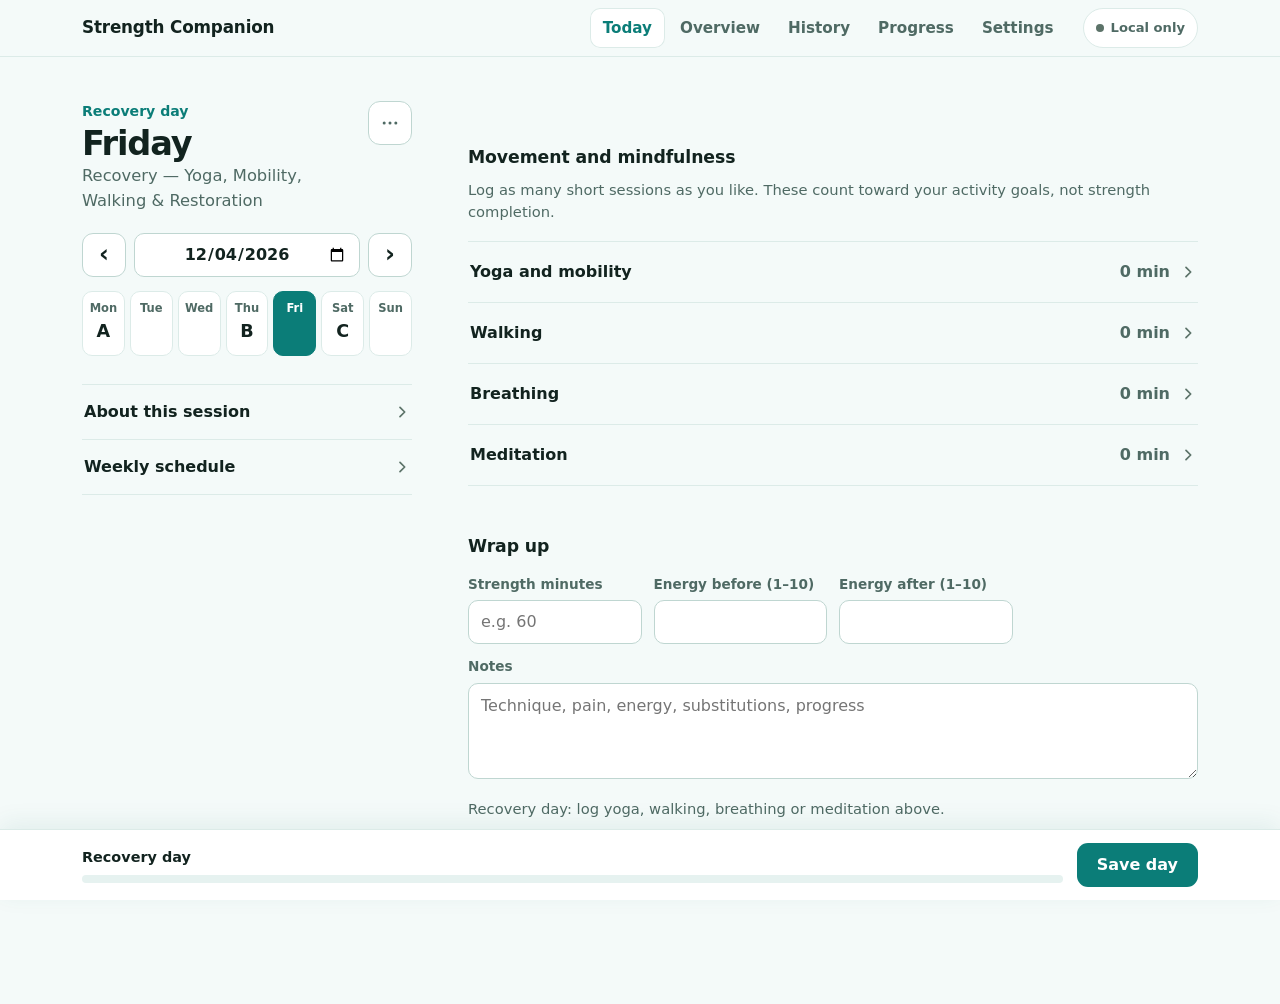
<file: index.html>
<!doctype html>
<html lang="en">
<head>
<meta charset="utf-8">
<meta name="viewport" content="width=device-width,initial-scale=1,viewport-fit=cover">
<meta name="color-scheme" content="light dark">
<meta name="theme-color" content="#0b7d78" media="(prefers-color-scheme: light)">
<meta name="theme-color" content="#0d1816" media="(prefers-color-scheme: dark)">
<title>Strength Companion</title>
<link rel="stylesheet" href="styles.css?v=6.2.0">
</head>
<body>

<svg width="0" height="0" style="position:absolute" aria-hidden="true" focusable="false">
  <defs>
    <symbol id="i-today" viewBox="0 0 24 24"><path d="M3 9v6M6.5 6.5v11M17.5 6.5v11M21 9v6M6.5 12h11" fill="none" stroke="currentColor" stroke-width="2" stroke-linecap="round" stroke-linejoin="round"/></symbol>
    <symbol id="i-overview" viewBox="0 0 24 24"><path d="M5 20V11M12 20V4M19 20v-6" fill="none" stroke="currentColor" stroke-width="2" stroke-linecap="round"/></symbol>
    <symbol id="i-history" viewBox="0 0 24 24"><path d="M12 7v5l3 2M4 12a8 8 0 1 0 2.4-5.7M4 4v3.5h3.5" fill="none" stroke="currentColor" stroke-width="2" stroke-linecap="round" stroke-linejoin="round"/></symbol>
    <symbol id="i-progress" viewBox="0 0 24 24"><path d="M3 17l6-6 4 4 8-8M15 7h6v6" fill="none" stroke="currentColor" stroke-width="2" stroke-linecap="round" stroke-linejoin="round"/></symbol>
    <symbol id="i-settings" viewBox="0 0 24 24"><path d="M4 7h9M17 7h3M4 17h3M11 17h9M15 4v6M9 14v6" fill="none" stroke="currentColor" stroke-width="2" stroke-linecap="round"/></symbol>
    <symbol id="i-more" viewBox="0 0 24 24"><circle cx="5" cy="12" r="1.8" fill="currentColor"/><circle cx="12" cy="12" r="1.8" fill="currentColor"/><circle cx="19" cy="12" r="1.8" fill="currentColor"/></symbol>
    <symbol id="i-note" viewBox="0 0 24 24"><path d="M4 20h4L19 9a2.8 2.8 0 0 0-4-4L4 16v4z" fill="none" stroke="currentColor" stroke-width="2" stroke-linejoin="round"/></symbol>
    <symbol id="i-plus" viewBox="0 0 24 24"><path d="M12 5v14M5 12h14" fill="none" stroke="currentColor" stroke-width="2" stroke-linecap="round"/></symbol>
    <symbol id="i-chev" viewBox="0 0 24 24"><path d="M9 6l6 6-6 6" fill="none" stroke="currentColor" stroke-width="2" stroke-linecap="round" stroke-linejoin="round"/></symbol>
  </defs>
</svg>

<header class="topbar">
  <div class="topbar-in">
    <div class="brand"><h1>Strength Companion</h1></div>
    <nav class="tabs" aria-label="Main">
      <button type="button" class="tab active" data-view="workout"><svg class="ic" aria-hidden="true"><use href="#i-today"/></svg><span>Today</span></button>
      <button type="button" class="tab" data-view="dashboard"><svg class="ic" aria-hidden="true"><use href="#i-overview"/></svg><span>Overview</span></button>
      <button type="button" class="tab" data-view="history"><svg class="ic" aria-hidden="true"><use href="#i-history"/></svg><span>History</span></button>
      <button type="button" class="tab" data-view="progress"><svg class="ic" aria-hidden="true"><use href="#i-progress"/></svg><span>Progress</span></button>
      <button type="button" class="tab" data-view="settings"><svg class="ic" aria-hidden="true"><use href="#i-settings"/></svg><span>Settings</span></button>
    </nav>
    <button type="button" id="syncChip" class="sync-chip" data-state="local" aria-label="Cloud sync status. Open sync settings"><i aria-hidden="true"></i><span>Local only</span></button>
  </div>
</header>

<main>

<!-- ============================== TODAY ============================== -->
<section id="workout" class="view active" aria-label="Today">
<div class="today-side">

  <div class="day-head">
    <div class="day-id">
      <div id="summary" class="day-meta"></div>
      <h2 id="dayTitle"></h2>
      <p id="dayFocus" class="day-focus"></p>
    </div>
    <details class="menu" id="dayMenu">
      <summary aria-label="More actions"><svg class="ic" aria-hidden="true"><use href="#i-more"/></svg></summary>
      <div class="menu-pop">
        <button type="button" id="startToday" class="menu-item">Go to today</button>
        <div id="strengthQuickActions">
          <button type="button" id="markAllSets" class="menu-item">Mark every set complete</button>
          <button type="button" id="clearAllSets" class="menu-item danger">Clear all set entries</button>
        </div>
        <button type="button" id="loadWorkout" class="menu-item">Reload saved entry for this date</button>
        <button type="button" id="clearWorkout" class="menu-item danger">Clear this form</button>
      </div>
    </details>
  </div>

  <div class="week-nav">
    <div class="date-row">
      <button type="button" id="prevDay" class="icon-btn" aria-label="Previous day">&#8249;</button>
      <input id="workoutDate" type="date" aria-label="Workout date">
      <button type="button" id="nextDay" class="icon-btn" aria-label="Next day">&#8250;</button>
    </div>
    <div id="daybar" class="daybar" aria-label="Days this week"></div>
  </div>
  <p id="dateDayNotice" class="date-day-notice" hidden></p>

  <details class="fold" id="aboutDay">
    <summary>About this session</summary>
    <div class="fold-body">
      <p id="mission" class="muted"></p>
      <div id="programLegend" class="program-legend">
        <span><b>Primary</b> sets are the essential work and set the completion standard.</span>
        <span><b>Accessory</b> sets are supporting work; skipping them never lowers completion.</span>
      </div>
    </div>
  </details>

  <details class="fold" id="weeklyScheduleCard">
    <summary>Weekly schedule</summary>
    <div class="fold-body">
      <p class="muted" id="scheduleDescription"></p>
      <div class="schedule-grid">
        <label>Strength A<select id="slotADay"></select></label>
        <label>Strength B<select id="slotBDay"></select></label>
        <label id="slotCLabel">Strength C <span class="muted">(optional)</span><select id="slotCDay"></select></label>
        <label id="slotDLabel">Strength D <span class="muted">(optional)</span><select id="slotDDay"></select></label>
      </div>
      <div class="actions">
        <button type="button" id="applyWeekSchedule" class="primary">Apply to this week</button>
        <button type="button" id="saveDefaultSchedule" class="secondary">Make this my default</button>
        <button type="button" id="resetWeekSchedule" class="secondary">Reset this week</button>
      </div>
      <p id="scheduleStatus" class="muted"></p>
    </div>
  </details>

  <details id="warmupCard" class="fold">
    <summary>Warm-up</summary>
    <div class="fold-body"><ul id="warmup" class="list"></ul></div>
  </details>

</div><!-- /today-side -->
<div class="today-main">
  <div id="exerciseList"></div>

  <details class="fold" id="recommendationsCard">
    <summary>If you have time and energy</summary>
    <div class="fold-body">
      <p class="muted">The Primary work is already enough. These add useful volume when recovery is good.</p>
      <div id="optionalRecommendations"></div>
    </div>
  </details>

  <details id="customExerciseCard" class="fold">
    <summary>Add an exercise</summary>
    <div class="fold-body">
      <p class="muted">Log a substitution, a library exercise, or anything else you did. Use up to three slots.</p>
      <div class="custom-grid">
        <div class="custom-form" data-slot="1"><div class="name"><label>Exercise</label><select class="customExercise" aria-label="Exercise"></select></div><div class="manual-name" hidden><label>Exercise name</label><input class="customName" placeholder="Enter exercise name"></div><div><label>Sets</label><select class="customSets" aria-label="Sets"></select></div><div><label>Weight</label><select class="customWeight" aria-label="Weight"></select></div><div><label>Reps</label><select class="customReps" aria-label="Reps"></select></div><div><label>Time</label><select class="customTime" aria-label="Time"></select></div><button type="button" class="secondary addCustom">Add exercise</button></div>
        <div class="custom-form" data-slot="2"><div class="name"><label>Exercise</label><select class="customExercise" aria-label="Exercise"></select></div><div class="manual-name" hidden><label>Exercise name</label><input class="customName" placeholder="Enter exercise name"></div><div><label>Sets</label><select class="customSets" aria-label="Sets"></select></div><div><label>Weight</label><select class="customWeight" aria-label="Weight"></select></div><div><label>Reps</label><select class="customReps" aria-label="Reps"></select></div><div><label>Time</label><select class="customTime" aria-label="Time"></select></div><button type="button" class="secondary addCustom">Add exercise</button></div>
        <div class="custom-form" data-slot="3"><div class="name"><label>Exercise</label><select class="customExercise" aria-label="Exercise"></select></div><div class="manual-name" hidden><label>Exercise name</label><input class="customName" placeholder="Enter exercise name"></div><div><label>Sets</label><select class="customSets" aria-label="Sets"></select></div><div><label>Weight</label><select class="customWeight" aria-label="Weight"></select></div><div><label>Reps</label><select class="customReps" aria-label="Reps"></select></div><div><label>Time</label><select class="customTime" aria-label="Time"></select></div><button type="button" class="secondary addCustom">Add exercise</button></div>
      </div>
    </div>
  </details>

  <details id="cooldownCard" class="fold">
    <summary>Cool-down</summary>
    <div class="fold-body"><ul id="cooldown" class="list"></ul></div>
  </details>

  <section class="block" aria-labelledby="movementHead">
    <h3 id="movementHead">Movement and mindfulness</h3>
    <p class="muted block-note">Log as many short sessions as you like. These count toward your activity goals, not strength completion.</p>

    <div id="dailyActivityCard" class="practice-group">
      <details class="practice">
        <summary><span class="practice-name">Yoga and mobility</span><b id="dailyYogaTotal" class="practice-total">0 min</b></summary>
        <div class="practice-body">
          <div id="yogaSessions"></div>
          <button type="button" id="addYogaSession" class="add-btn"><svg class="ic" aria-hidden="true"><use href="#i-plus"/></svg>Add session</button>
        </div>
      </details>
      <details class="practice">
        <summary><span class="practice-name">Walking</span><b id="dailyWalkingTotal" class="practice-total">0 min</b></summary>
        <div class="practice-body">
          <div id="walkingSessions"></div>
          <button type="button" id="addWalkingSession" class="add-btn"><svg class="ic" aria-hidden="true"><use href="#i-plus"/></svg>Add session</button>
        </div>
      </details>
    </div>

    <div id="mindfulnessActivityCard" class="practice-group">
      <details class="practice">
        <summary><span class="practice-name">Breathing</span><b id="dailyBreathingTotal" class="practice-total">0 min</b></summary>
        <div class="practice-body">
          <div id="breathingSessions"></div>
          <button type="button" id="addBreathingSession" class="add-btn"><svg class="ic" aria-hidden="true"><use href="#i-plus"/></svg>Add session</button>
        </div>
      </details>
      <details class="practice">
        <summary><span class="practice-name">Meditation</span><b id="dailyMeditationTotal" class="practice-total">0 min</b></summary>
        <div class="practice-body">
          <div id="meditationSessions"></div>
          <button type="button" id="addMeditationSession" class="add-btn"><svg class="ic" aria-hidden="true"><use href="#i-plus"/></svg>Add session</button>
        </div>
      </details>
    </div>
  </section>

  <section class="block" aria-labelledby="wrapHead">
    <h3 id="wrapHead">Wrap up</h3>
    <div class="session">
      <div><label for="totalMinutes">Strength minutes</label><input id="totalMinutes" type="number" min="0" inputmode="numeric" placeholder="e.g. 60"></div>
      <div id="rpeField"><label for="rpe">Effort (1–10)</label><input id="rpe" type="number" min="1" max="10" inputmode="numeric"></div>
      <div><label for="energyBefore">Energy before (1–10)</label><input id="energyBefore" type="number" min="1" max="10" inputmode="numeric"></div>
      <div><label for="energyAfter">Energy after (1–10)</label><input id="energyAfter" type="number" min="1" max="10" inputmode="numeric"></div>
      <div class="wide"><label for="notes">Notes</label><textarea id="notes" placeholder="Technique, pain, energy, substitutions, progress"></textarea></div>
    </div>
    <div class="progressbar visually-hidden-bar"><span id="completionBar"></span></div>
    <p id="completionText" class="muted wrap-status"></p>
    <div class="actions">
      <button type="button" id="finishWorkout" class="secondary">Save and show summary</button>
    </div>
    <div id="completionSummary" class="summary-note" role="status"></div>
  </section>

</div><!-- /today-main -->

  <div class="savebar" role="region" aria-label="Workout progress">
    <div class="savebar-in">
      <div class="savebar-progress">
        <strong id="topCompletionText">Primary 0 of 0 sets</strong>
        <div class="progressbar"><span id="topCompletionBar"></span></div>
      </div>
      <button type="button" id="saveWorkout" class="primary">Save day</button>
    </div>
  </div>

</section>

<!-- ============================== OVERVIEW ============================== -->
<section id="dashboard" class="view" aria-label="Overview">
  <h2 class="page-title">This week</h2>

  <div class="kpis">
    <div class="kpi"><span>Strength sessions</span><b id="dashStreak">0/2</b><small id="requiredStrengthNote"></small></div>
    <div class="kpi"><span>Primary sets</span><b id="dashWeekCompletion">0%</b><small id="dashWeekCompletionDetail"></small></div>
    <div class="kpi"><span>Active time</span><b id="dashTotalMinutes">0 min</b><small>All activities combined</small></div>
  </div>

  <section class="block">
    <h3>Time by activity</h3>
    <ul class="minutes-list" id="dashMinutes">
      <li data-k="strength"><span>Strength</span><i><u></u></i><b id="dashStrengthMinutes">0 min</b></li>
      <li data-k="yoga"><span>Yoga and mobility</span><i><u></u></i><b id="dashYogaMinutes">0 min</b></li>
      <li data-k="walking"><span>Walking</span><i><u></u></i><b id="dashWalkingMinutes">0 min</b></li>
      <li data-k="breathing"><span>Breathing</span><i><u></u></i><b id="dashBreathingMinutes">0 min</b></li>
      <li data-k="meditation"><span>Meditation</span><i><u></u></i><b id="dashMeditationMinutes">0 min</b></li>
    </ul>
  </section>

  <section class="block">
    <h3>Activity goals</h3>
    <div id="activityGoalsSummary" aria-live="polite"></div>
  </section>

  <section class="block">
    <h3>Recent personal bests</h3>
    <div id="dashboardPRs" class="pr-list"></div>
  </section>

  <details class="fold">
    <summary>Strength details</summary>
    <div class="fold-body">
      <div class="kpis kpis-small">
        <div class="kpi"><span>Month consistency</span><b id="dashMonthCompletion">0%</b><small id="dashMonthCompletionDetail"></small></div>
        <div class="kpi" id="optionalDStat"><span>Optional Strength C</span><b id="dashOptionalD">Not completed</b><small>Bonus session; never lowers your target</small></div>
      </div>
      <div id="strengthSummary" aria-live="polite"></div>
    </div>
  </details>

  <details class="fold">
    <summary>Weekly history</summary>
    <div class="fold-body">
      <p id="dashboardDataStatus" class="muted"></p>
      <div id="weeklyTimeHistory"></div>
    </div>
  </details>
</section>

<!-- ============================== HISTORY ============================== -->
<section id="history" class="view" aria-label="History">
  <h2 class="page-title">History</h2>
  <div class="hist-filters">
  <div class="search-row"><label for="historySearch">Search</label><input id="historySearch" type="search" placeholder="Notes, exercises, activities or dates" autocomplete="off"></div>
  <div class="filter-row">
    <div><label for="activityFilter">Show</label>
      <select id="activityFilter">
        <option value="all">All activity</option>
        <option value="strength">Strength</option>
        <option value="yogaMobility">Yoga and mobility</option>
        <option value="walking">Walking</option>
        <option value="breathing">Breathing</option>
        <option value="meditation">Meditation</option>
      </select>
    </div>
    <div><label for="periodFilter">Period</label>
      <select id="periodFilter">
        <option value="all">All time</option>
        <option value="week">This week</option>
        <option value="month">This month</option>
        <option value="12weeks">Last 12 weeks</option>
      </select>
    </div>
  </div>
  <details class="fold">
    <summary>More filters</summary>
    <div class="fold-body">
      <div class="filters">
        <div><label for="fromDate">From</label><input id="fromDate" type="date"></div>
        <div><label for="toDate">To</label><input id="toDate" type="date"></div>
        <div><label for="dayFilter">Weekday</label><select id="dayFilter"><option value="">All days</option></select></div>
      </div>
    </div>
  </details>
  <div class="filter-reset"><button type="button" id="resetFilters" class="link-btn">Reset filters</button></div>
  </div>
  <div class="hist-main">
  <p id="historyCaption" class="muted" role="status"></p>
  <div id="historyStats" class="stats"></div>
  <div id="historyList"></div>
  </div>
</section>

<!-- ============================== PROGRESS ============================== -->
<section id="progress" class="view" aria-label="Progress">
  <h2 class="page-title">Progress</h2>
  <section class="block">
    <div class="block-head">
      <h3>Weekly Primary completion</h3>
      <select id="chartPeriod" aria-label="Chart period"><option value="12">Last 12 weeks</option><option value="24">Last 24 weeks</option><option value="52">Last 52 weeks</option></select>
    </div>
    <div class="chart-wrap" tabindex="0" role="region" aria-label="Weekly consistency chart (scrolls sideways)"><div id="consistencyChart" class="chart"></div></div>
    <p id="chartSummary" class="chart-summary" aria-live="polite"></p>
  </section>
  <section class="block">
    <div class="block-head">
      <h3>Exercise progression</h3>
      <select id="exerciseFilter" aria-label="Exercise"></select>
    </div>
    <div id="exerciseSummary" class="stats ex-summary" aria-live="polite"></div><div id="exerciseProgress" tabindex="0" role="region" aria-label="Exercise progress table"></div>
  </section>
</section>

<!-- ============================== SETTINGS ============================== -->
<section id="settings" class="view" aria-label="Settings">
  <h2 class="page-title">Settings</h2>
  <div class="seg" role="group" aria-label="Settings sections">
    <button type="button" class="seg-btn active" data-pane="goals">Goals</button>
    <button type="button" class="seg-btn" data-pane="cloud">Cloud sync</button>
    <button type="button" class="seg-btn" data-pane="backup">Backup</button>
    <button type="button" class="seg-btn" data-pane="about">About</button>
  </div>

  <div id="goals" class="pane active">
    <section class="block">
      <h3>Weekly activity goals</h3>
      <p class="muted block-note">Set days per week and total minutes per week for each activity. Leave a field blank for no target. Any session length counts.</p>
      <div id="activityGoalsFields" class="activity-goals-fields"></div>
      <p id="goalsEffectiveNote" class="muted"></p>
      <div class="actions"><button type="button" id="saveActivityGoals" class="primary">Save goals</button></div>
      <p id="activityGoalsStatus" class="muted" role="status"></p>
      <p id="activityGoalsHistory" class="muted"></p>
      <p class="muted fine">Changes apply going forward. Earlier weeks keep the goals that were in effect then.</p>
    </section>
  </div>

  <div id="cloud" class="pane">
    <section class="block">
      <h3>Cloud sync</h3>
      <p class="muted block-note">Your history lives in this browser first. Sign in to Firebase to keep your devices in step.</p>
      <div id="cloudStatus" class="cloud-status local"><b>Local only</b><span>Cloud sync is not configured.</span></div>
      <div class="migration-box">
        <div><strong>Safety backup</strong><p id="migrationStatus" class="muted">Checking saved records…</p></div>
        <button id="cloudExportBackup" type="button" class="secondary">Export backup</button>
      </div>
    </section>

    <details class="fold" id="cfgStep" open>
      <summary>Step 1: Firebase configuration</summary>
      <div class="fold-body">
        <p class="muted">Paste the <code>const firebaseConfig = { ... };</code> block from Firebase Project Settings.</p>
        <textarea id="firebaseConfigBlock" spellcheck="false" placeholder='const firebaseConfig = {
  apiKey: "...",
  authDomain: "...firebaseapp.com",
  projectId: "...",
  storageBucket: "...firebasestorage.app",
  messagingSenderId: "...",
  appId: "..."
};'></textarea>
        <div class="actions">
          <button id="saveFirebaseConfig" type="button" class="primary">Save configuration</button>
          <button id="clearFirebaseConfig" type="button" class="secondary">Remove</button>
        </div>
        <p id="configMessage" class="muted"></p>
      </div>
    </details>

    <details class="fold" id="signinStep" open>
      <summary>Step 2: Sign in</summary>
      <div class="fold-body">
        <div class="actions"><button id="googleSignIn" type="button" class="primary">Continue with Google</button></div>
        <div class="auth-grid">
          <div><label for="cloudEmail">Email</label><input id="cloudEmail" type="email" autocomplete="email"></div>
          <div><label for="cloudPassword">Password</label><input id="cloudPassword" type="password" autocomplete="current-password"></div>
        </div>
        <div class="actions">
          <button id="emailSignIn" type="button" class="secondary">Sign in</button>
          <button id="createAccount" type="button" class="secondary">Create account</button>
          <button id="resetPassword" type="button" class="secondary">Reset password</button>
          <button id="signOutCloud" type="button" class="dangerbtn">Sign out</button>
        </div>
        <p id="authMessage" class="muted"></p>
      </div>
    </details>

    <details class="fold">
      <summary>Manual sync tools</summary>
      <div class="fold-body">
        <p class="muted">Changes sync on their own once you are signed in. Use these only to troubleshoot.</p>
        <div class="actions">
          <button id="syncNow" type="button" class="primary">Sync now</button>
          <button id="uploadLocal" type="button" class="secondary">Upload local history</button>
          <button id="downloadCloud" type="button" class="secondary">Download and merge</button>
        </div>
        <p id="syncMessage" class="muted"></p>
      </div>
    </details>
  </div>

  <div id="backup" class="pane">
    <section class="block">
      <h3>Backup and restore</h3>
      <p class="muted block-note">Your records are stored in this browser. Export a backup now and then so you can restore them if browser data is cleared or you change computers.</p>
      <div class="actions">
        <button type="button" id="exportData" class="primary">Export backup</button>
        <label class="filelabel">Import backup<input id="importData" type="file" accept="application/json"></label>
      </div>
      <p id="backupStatus" class="muted" role="status"></p>
    </section>
    <section class="block danger-zone">
      <h3>Delete all data</h3>
      <p class="muted block-note">Removes every workout and activity record from this browser. Export a backup first. This cannot be undone.</p>
      <div class="actions"><button type="button" id="deleteAll" class="dangerbtn">Delete all data</button></div>
    </section>
  </div>

  <div id="about" class="pane">
    <section class="block">
      <h3>About</h3>
      <p><strong>Strength Companion</strong> <span class="version-badge">v6.2.0</span></p>
      <p class="muted">A three-session full-body A/B/C strength program with flexible days, accessible progressions, daily movement practices, history and cloud sync.</p>
      <p class="muted">Local-first: records stay in this browser and can optionally sync to Firebase.</p>
    </section>
  </div>
</section>

</main>

<div id="toast" class="toast" role="status" aria-live="polite"></div>

<script src="app.js?v=6.2.0" defer></script>
<script src="ui.js?v=6.2.0" defer></script>
<script type="module" src="firebase-sync.js"></script>
</body>
</html>
</file>
<file: styles.css>
/* Strength Companion v6.0.0 — calm, mobile-first interface.
   Design notes: one accent, flat surfaces, generous space. The "set pips"
   (one square per set) are the single distinctive element; everything else stays quiet. */

:root {
  --bg: #f4faf9;
  --surface: #ffffff;
  --sunken: #e6f2f0;
  --ink: #12231f;
  --ink-2: #4f6a64;
  --ink-3: #5c7369;
  --line: #dcebe8;
  --line-strong: #bfd6d1;
  --accent: #0b7d78;
  --accent-strong: #085f5b;
  --accent-soft: #daf1ee;
  --accent-2: #7fcdc6;
  --accent-ink: #ffffff;
  --danger: #b53a3a;
  --danger-soft: #f8e3e3;
  --warn: #8a5d12;
  --warn-soft: #f7ecd2;
  --c-strength: #0b7d78;
  --c-yoga: #d9638f;
  --c-walking: #3b82c4;
  --c-breathing: #7da23a;
  --c-meditation: #c58a1d;
  --shadow: 0 1px 2px rgba(10, 100, 95, .06), 0 6px 20px rgba(10, 100, 95, .05);
  --nav-h: 64px;
  --bar-h: 70px;
  --font: "Avenir Next", "Segoe UI Variable Text", "Segoe UI", system-ui, -apple-system, Roboto, "Helvetica Neue", Arial, sans-serif;
  color-scheme: light;
}

@media (prefers-color-scheme: dark) {
  :root {
    --bg: #0d1816;
    --surface: #14221f;
    --sunken: #1b2d29;
    --ink: #e6f2ef;
    --ink-2: #9fb8b2;
    --ink-3: #72918a;
    --line: #223632;
    --line-strong: #31504a;
    --accent: #4fc4bc;
    --accent-strong: #8adbd5;
    --accent-soft: #16342f;
    --accent-2: #2c7d77;
    --accent-ink: #07201d;
    --danger: #f08a8a;
    --danger-soft: #3b2424;
    --warn: #e0b45a;
    --warn-soft: #3a2f14;
    --c-strength: #4fc4bc;
    --c-yoga: #f08ab2;
    --c-walking: #6aaee6;
    --c-breathing: #a8cf6a;
    --c-meditation: #e0a940;
    --shadow: 0 0 0 1px var(--line);
    color-scheme: dark;
  }
}

*, *::before, *::after { box-sizing: border-box; }
[hidden] { display: none !important; }

html { -webkit-text-size-adjust: 100%; scroll-padding-top: 72px; }
body {
  margin: 0;
  font-family: var(--font);
  font-size: 1rem;
  line-height: 1.5;
  color: var(--ink);
  background: var(--bg);
  font-variant-numeric: tabular-nums;
}
button, input, select, textarea { font: inherit; color: inherit; }
button { cursor: pointer; -webkit-tap-highlight-color: transparent; }
button:active { transform: translateY(1px); }
h1, h2, h3, h4, h5 { margin: 0; }
p { margin: 0 0 10px; }
.muted { color: var(--ink-2); }
.fine { font-size: .85rem; }
code { background: var(--sunken); padding: 1px 6px; border-radius: 5px; font-size: .88em; }
.ic { width: 20px; height: 20px; flex: none; }
:focus-visible { outline: 2px solid var(--accent); outline-offset: 2px; }
.visually-hidden-bar { position: absolute; width: 1px; height: 1px; overflow: hidden; clip: rect(0 0 0 0); white-space: nowrap; }

/* ---------- Form controls ---------- */
label { display: block; margin: 0 0 6px; font-size: .85rem; font-weight: 600; color: var(--ink-2); }
input, select, textarea {
  width: 100%;
  min-height: 44px;
  padding: 0 12px;
  border: 1px solid var(--line-strong);
  border-radius: 10px;
  background: var(--surface);
  font-size: 1rem;
}
textarea { padding: 10px 12px; min-height: 96px; resize: vertical; line-height: 1.45; }
select {
  appearance: none;
  -webkit-appearance: none;
  padding-right: 32px;
  background-image: url("data:image/svg+xml,%3Csvg xmlns='http://www.w3.org/2000/svg' viewBox='0 0 24 24'%3E%3Cpath d='M6 9l6 6 6-6' fill='none' stroke='%236c8279' stroke-width='2.5' stroke-linecap='round' stroke-linejoin='round'/%3E%3C/svg%3E");
  background-repeat: no-repeat;
  background-position: right 8px center;
  background-size: 16px;
  text-overflow: ellipsis;
}
input[type="checkbox"] { width: 22px; height: 22px; min-height: 0; padding: 0; accent-color: var(--accent); flex: none; }
input[type="file"] { padding: 8px; }

/* ---------- Buttons ---------- */
.primary, .secondary, .dangerbtn, .small, .add-btn, .menu-item, .icon-btn, .link-btn {
  font-weight: 650;
  border-radius: 11px;
}
.primary { min-height: 44px; padding: 0 20px; border: 0; background: var(--accent); color: var(--accent-ink); font-weight: 700; }
.primary:hover { background: var(--accent-strong); }
.secondary { min-height: 44px; padding: 0 16px; border: 1px solid var(--line-strong); background: var(--surface); color: var(--ink); }
.secondary:hover { border-color: var(--ink-3); }
.dangerbtn { min-height: 44px; padding: 0 16px; border: 0; background: var(--danger-soft); color: var(--danger); }
.link-btn { min-height: 44px; padding: 0; border: 0; background: none; color: var(--accent); }
.small { min-height: 40px; padding: 0 12px; border: 1px solid var(--line-strong); background: var(--surface); color: var(--ink); border-radius: 9px; font-size: .88rem; }
.small.danger { color: var(--danger); }
.icon-btn { width: 44px; height: 44px; border: 1px solid var(--line-strong); background: var(--surface); font-size: 1.5rem; line-height: 1; padding: 0 0 3px; }
.actions { display: flex; flex-wrap: wrap; gap: 10px; margin-top: 14px; }
.filelabel { display: inline-flex; align-items: center; min-height: 44px; padding: 0 16px; border: 1px solid var(--line-strong); background: var(--surface); border-radius: 11px; font-weight: 650; color: var(--ink); cursor: pointer; margin: 0; font-size: 1rem; }
.filelabel input { display: none; }

/* ---------- App frame ---------- */
.topbar { position: sticky; top: 0; z-index: 30; background: var(--bg); border-bottom: 1px solid var(--line); }
.topbar-in { max-width: 780px; margin: 0 auto; padding: 8px 16px; min-height: 56px; display: flex; align-items: center; gap: 16px; }
.brand h1 { font-size: 1.05rem; font-weight: 750; letter-spacing: -.01em; white-space: nowrap; }
.tabs { display: flex; gap: 2px; margin-left: auto; }
.tab {
  display: inline-flex; align-items: center; justify-content: center; gap: 6px;
  min-height: 40px; padding: 0 13px; border: 0; border-radius: 10px;
  background: transparent; color: var(--ink-2); font-weight: 650; font-size: .95rem;
}
.tab .ic { display: none; }
.tab:hover { color: var(--ink); }
.tab.active { background: var(--surface); color: var(--accent); box-shadow: inset 0 0 0 1px var(--line); }

.sync-chip {
  display: inline-flex; align-items: center; gap: 7px; min-height: 40px; padding: 0 12px;
  border: 1px solid var(--line); background: var(--surface); border-radius: 99px;
  font-size: .82rem; font-weight: 600; color: var(--ink-2); white-space: nowrap;
}
.sync-chip i { width: 8px; height: 8px; border-radius: 50%; background: var(--ink-3); }
.sync-chip[data-state="ready"] i { background: var(--accent); }
.sync-chip[data-state="syncing"] i { background: #d19a2a; animation: pulse 1.1s ease-in-out infinite; }
.sync-chip[data-state="error"] i { background: var(--danger); }
@keyframes pulse { 50% { opacity: .35; } }

main { max-width: 780px; margin: 0 auto; padding: 32px 20px calc(var(--bar-h) + 56px); }
.view { display: none; }
.view.active { display: block; }
.page-title { font-size: 1.7rem; font-weight: 760; letter-spacing: -.025em; line-height: 1.15; margin: 8px 0 28px; }

.block { margin: 48px 0 0; }
.block > h3, .block-head h3 { font-size: 1.08rem; font-weight: 700; letter-spacing: -.005em; margin-bottom: 14px; }
.block-head { display: flex; align-items: center; justify-content: space-between; gap: 12px; margin-bottom: 16px; }
.block-head h3 { margin: 0; }
.block-head select { width: auto; max-width: 55%; }
.block-note { margin: -6px 0 18px; font-size: .92rem; }

/* ---------- Collapsible rows ---------- */
summary { list-style: none; cursor: pointer; }
summary::-webkit-details-marker { display: none; }
details.fold { background: transparent; border: 0; border-bottom: 1px solid var(--line); border-radius: 0; margin: 0; }
:not(details) + details.fold { border-top: 1px solid var(--line); }
.fold > summary { display: flex; align-items: center; justify-content: space-between; gap: 12px; min-height: 54px; padding: 0 2px; font-weight: 650; }
.fold > summary::after,
.practice > summary::after,
.ex-more > summary::after {
  content: ""; flex: none; width: 16px; height: 16px; background: var(--ink-3);
  -webkit-mask: url("data:image/svg+xml,%3Csvg xmlns='http://www.w3.org/2000/svg' viewBox='0 0 24 24'%3E%3Cpath d='M9 5l7 7-7 7' fill='none' stroke='black' stroke-width='2.6' stroke-linecap='round' stroke-linejoin='round'/%3E%3C/svg%3E") center / contain no-repeat;
  mask: url("data:image/svg+xml,%3Csvg xmlns='http://www.w3.org/2000/svg' viewBox='0 0 24 24'%3E%3Cpath d='M9 5l7 7-7 7' fill='none' stroke='black' stroke-width='2.6' stroke-linecap='round' stroke-linejoin='round'/%3E%3C/svg%3E") center / contain no-repeat;
  transition: transform .15s ease;
}
details[open] > summary::after { transform: rotate(90deg); }
.fold-body { padding: 0 2px 22px; }
.fold.inline { margin-top: 20px; }
.list { margin: 4px 0 0; padding-left: 20px; }
.list li { margin: 6px 0; }
.program-legend { display: grid; gap: 6px; margin-top: 8px; font-size: .92rem; color: var(--ink-2); }
.program-legend b { color: var(--ink); }

/* ---------- Today: header ---------- */
.day-head { display: flex; justify-content: space-between; align-items: flex-start; gap: 12px; margin: 4px 0 28px; }
.day-meta { display: flex; flex-wrap: wrap; gap: 2px 14px; font-size: .88rem; color: var(--ink-2); }
.day-meta .meta-strong { color: var(--accent); font-weight: 700; }
.day-id h2 { font-size: 2.3rem; font-weight: 780; letter-spacing: -.035em; line-height: 1.08; margin: 4px 0 2px; }
.day-focus { margin: 0; color: var(--ink-2); font-size: 1.02rem; }

.menu { position: relative; flex: none; }
.menu > summary { width: 44px; height: 44px; border-radius: 12px; border: 1px solid var(--line-strong); background: var(--surface); display: grid; place-items: center; color: var(--ink-2); }
.menu > summary::after { display: none; }
.menu[open] > summary { color: var(--ink); border-color: var(--ink-3); }
.menu-pop { position: absolute; right: 0; top: 50px; z-index: 25; min-width: 250px; padding: 6px; background: var(--surface); border: 1px solid var(--line-strong); border-radius: 14px; box-shadow: 0 12px 32px rgba(0, 0, 0, .16); }
.menu-item { display: block; width: 100%; min-height: 44px; padding: 0 12px; border: 0; background: transparent; text-align: left; border-radius: 9px; font-weight: 600; color: var(--ink); }
.menu-item:hover { background: var(--sunken); }
.menu-item.danger { color: var(--danger); }

.week-nav { display: grid; gap: 14px; margin-bottom: 28px; }
.date-row { display: flex; align-items: center; gap: 8px; }
.date-row input { flex: 1; text-align: center; font-weight: 650; }
.daybar { display: grid; grid-template-columns: repeat(7, minmax(0, 1fr)); gap: 8px; }
.daybtn {
  position: relative; display: flex; flex-direction: column; align-items: center; gap: 1px;
  min-height: 62px; padding: 8px 0 12px; border: 1px solid var(--line); border-radius: 12px;
  background: var(--surface); color: var(--ink);
}
.daybtn .dow { font-size: .78rem; font-weight: 600; color: var(--ink-2); }
.daybtn .slot { font-size: 1.1rem; font-weight: 780; min-height: 1.4em; line-height: 1.4; }
.daybtn.is-today:not(.active) { border-color: var(--accent); box-shadow: inset 0 0 0 1px var(--accent); }
.daybtn.logged::after { content: ""; position: absolute; bottom: 5px; left: 50%; margin-left: -3px; width: 6px; height: 6px; border-radius: 50%; background: var(--accent); }
.daybtn.active { background: var(--accent); border-color: var(--accent); color: var(--accent-ink); }
.daybtn.active .dow { color: inherit; }
.daybtn.active.logged::after { background: var(--accent-ink); }
.date-day-notice { margin: 0 0 10px; color: var(--ink-2); font-size: .9rem; }

.schedule-grid { display: grid; grid-template-columns: repeat(auto-fit, minmax(150px, 1fr)); gap: 12px; margin: 12px 0 0; }
.schedule-grid label[hidden] { display: none; }

/* ---------- Today: exercises ---------- */
.station { display: flex; align-items: center; gap: 12px; margin: 44px 2px 14px; font-size: .92rem; font-weight: 650; color: var(--ink-2); }
.station::after { content: ""; flex: 1; height: 1px; background: var(--line); }
.station.additional-block { color: var(--warn); }

.exercise { background: var(--surface); border: 1px solid var(--line); border-radius: 20px; padding: 22px 20px 0; margin: 16px 0; }
.exercise.done { border-color: var(--accent); }
.ex-head { display: grid; grid-template-columns: auto minmax(0, 1fr) auto; gap: 12px; align-items: start; }
.num { width: 30px; height: 30px; display: grid; place-items: center; border-radius: 9px; background: var(--sunken); color: var(--ink-2); font-weight: 750; font-size: .9rem; }
.exercise.done .num { background: var(--accent); color: var(--accent-ink); }
.ex-title h3 { font-size: 1.1rem; font-weight: 700; letter-spacing: -.01em; line-height: 1.25; }
.rx { display: flex; flex-wrap: wrap; align-items: center; gap: 4px 10px; margin: 4px 0 0; color: var(--ink-2); font-size: .92rem; }
.rx-main { color: var(--ink); font-weight: 600; }
.tag { padding: 1px 9px; border-radius: 99px; font-size: .74rem; font-weight: 650; }
.tag-primary { background: var(--accent-soft); color: var(--accent-strong); }
.tag-accessory { background: var(--sunken); color: var(--ink-2); }
.sub-badge { margin: 6px 0 0; color: var(--warn); font-size: .85rem; font-weight: 600; }

.ex-status { display: flex; flex-direction: column; align-items: flex-end; gap: 6px; padding-top: 3px; }
.pips { display: flex; flex-wrap: wrap; justify-content: flex-end; gap: 4px; max-width: 96px; }
.pips i { width: 14px; height: 14px; border-radius: 4px; background: var(--line-strong); transition: background .15s ease; }
.pips i.on { background: var(--accent); }
.exercise-progress { font-size: .8rem; color: var(--ink-2); }

.activity-type { margin-top: 12px; }
.sets { margin-top: 22px; }
.setlabels, .setrow { display: grid; grid-template-columns: 26px repeat(var(--n, 2), minmax(0, 1fr)) 40px; gap: 8px; align-items: center; }
.setlabels { margin-bottom: 4px; font-size: .74rem; font-weight: 600; color: var(--ink-3); }
.setrow { margin-bottom: 10px; }
.setno { text-align: center; color: var(--ink-2); font-weight: 650; }
.setrow select { padding: 0 24px 0 10px; background-position: right 6px center; }
.sets.no-reps .reps, .sets.no-reps .lbl-reps { display: none; }
.sets.no-time .time, .sets.no-time .lbl-time { display: none; }
.note-toggle { width: 40px; height: 44px; padding: 0; border: 0; background: transparent; color: var(--ink-3); display: grid; place-items: center; border-radius: 10px; }
.note-toggle:hover, .setrow.show-note .note-toggle { color: var(--accent); }
.setrow .notes { display: none; grid-column: 2 / -1; }
.setrow.show-note .notes { display: block; }

.ex-foot { display: flex; flex-wrap: wrap; align-items: center; justify-content: space-between; gap: 8px 12px; padding: 10px 0 14px; }
.setactions { display: flex; flex-wrap: wrap; gap: 6px; }
.check { display: inline-flex; align-items: center; gap: 8px; min-height: 44px; margin: 0; font-size: .92rem; font-weight: 650; color: var(--ink); cursor: pointer; }

.ex-more { margin: 0 -20px; padding: 0 20px; border-top: 1px solid var(--line); }
.ex-more > summary { display: flex; align-items: center; justify-content: space-between; min-height: 46px; font-size: .9rem; font-weight: 600; color: var(--ink-2); }
.ex-more-body { padding: 0 0 12px; }
.cue { margin: 0 0 8px; color: var(--ink-2); font-size: .93rem; }
.cue b { color: var(--ink); margin-right: 4px; }
.ex-more .actions { margin-top: 8px; }

.sub-panel { display: none; margin-top: 10px; padding: 12px; border: 1px dashed var(--accent); border-radius: 12px; background: var(--accent-soft); }
.sub-panel.show { display: block; }
.sub-grid { display: grid; grid-template-columns: minmax(0, 1fr) auto auto; gap: 8px; align-items: end; }
.sub-grid .sub-manual { grid-column: 1 / -1; }
.sub-panel .muted { margin: 10px 0 0; font-size: .85rem; }

.recovery-fields { display: grid; grid-template-columns: minmax(140px, 200px) minmax(0, 1fr); gap: 10px; margin-top: 12px; }

/* ---------- Today: extra work ---------- */
.recommendation-item { padding: 10px 0; border-top: 1px solid var(--line); }
.recommendation-item:first-child { border-top: 0; }
.recommendation-item b { display: block; }
.recommendation-item span { color: var(--ink-2); font-size: .92rem; }
.custom-grid { display: grid; gap: 16px; }
.custom-form { display: grid; grid-template-columns: repeat(4, minmax(0, 1fr)); gap: 8px; align-items: end; padding: 12px; border: 1px solid var(--line); border-radius: 12px; background: var(--bg); }
.custom-form .name, .custom-form .manual-name, .custom-form button { grid-column: 1 / -1; }
.custom-form .manual-name[hidden] { display: none; }

/* ---------- Today: movement and mindfulness ---------- */
.practice-group { background: transparent; border: 0; margin: 0; }
.block > .practice-group:first-of-type { border-top: 1px solid var(--line); }
.practice { border-bottom: 1px solid var(--line); }
.practice > summary { display: flex; align-items: center; gap: 10px; min-height: 60px; padding: 0 2px; }
.practice-name { flex: 1; font-weight: 650; }
.practice-total { color: var(--ink-2); font-weight: 650; }
.practice-body { padding: 0 2px 22px; }
.add-btn { display: inline-flex; align-items: center; gap: 6px; min-height: 44px; padding: 0 14px; border: 1px dashed var(--line-strong); background: transparent; color: var(--accent); }
.add-btn .ic { width: 18px; height: 18px; }
.activity-session, .practice-session { display: grid; grid-template-columns: repeat(auto-fit, minmax(140px, 1fr)); gap: 10px; padding: 12px 0; border-top: 1px solid var(--line); }
.activity-session:first-child, .practice-session:first-child { border-top: 0; padding-top: 4px; }
.activity-session label, .practice-session label { margin: 0; }
.activity-session select, .practice-session select { margin-top: 6px; }
.activity-notes, .practice-notes, .remove-activity, .remove-practice { grid-column: 1 / -1; }
.activity-notes textarea, .practice-notes textarea { height: 44px; min-height: 44px; margin-top: 6px; padding-top: 10px; transition: height .15s ease; }
.activity-notes textarea:focus, .practice-notes textarea:focus { height: 92px; }
.remove-activity, .remove-practice { justify-self: start; min-height: 36px; padding: 0 4px; border: 0; background: none; color: var(--danger); font-size: .88rem; font-weight: 650; }

/* ---------- Today: wrap up + save bar ---------- */
.session { display: grid; grid-template-columns: repeat(4, minmax(0, 1fr)); gap: 12px; }
.session .wide { grid-column: 1 / -1; }
.wrap-status { margin: 12px 0 0; font-size: .92rem; }
.summary-note { display: none; margin-top: 14px; padding: 14px; border-radius: 12px; background: var(--accent-soft); color: var(--ink); }
.summary-note.show { display: block; }

.savebar { position: fixed; left: 0; right: 0; bottom: calc(var(--nav-h) + env(safe-area-inset-bottom)); z-index: 35; background: var(--surface); border-top: 1px solid var(--line); box-shadow: 0 -6px 24px rgba(10, 100, 95, .08); }
.savebar-in { max-width: 780px; margin: 0 auto; padding: 10px 16px; display: flex; align-items: center; gap: 14px; min-height: var(--bar-h); }
.savebar-progress { flex: 1; min-width: 0; }
.savebar-progress strong { display: block; margin-bottom: 7px; font-size: .9rem; font-weight: 650; white-space: nowrap; overflow: hidden; text-overflow: ellipsis; }
.progressbar { height: 8px; border-radius: 99px; background: var(--sunken); overflow: hidden; }
.progressbar > span { display: block; width: 0; height: 100%; border-radius: 99px; background: var(--accent); transition: width .25s ease; }

.toast { position: fixed; left: 50%; bottom: calc(var(--nav-h) + var(--bar-h) + 18px + env(safe-area-inset-bottom)); z-index: 60; transform: translate(-50%, 8px); padding: 10px 18px; border-radius: 99px; background: var(--ink); color: var(--bg); font-size: .92rem; font-weight: 600; opacity: 0; pointer-events: none; transition: opacity .2s ease, transform .2s ease; white-space: nowrap; }
.toast.show { opacity: 1; transform: translate(-50%, 0); }
.toast.quiet { padding: 5px 13px; font-size: .78rem; background: var(--ink-2); }

/* ---------- Overview ---------- */
.kpis { display: grid; grid-template-columns: repeat(3, minmax(0, 1fr)); gap: 14px; }
.kpi { min-width: 0; padding: 14px; background: var(--surface); border: 1px solid var(--line); border-radius: 14px; }
.kpi span { display: block; font-size: .82rem; font-weight: 600; color: var(--ink-2); }
.kpi b { display: block; margin: 4px 0 2px; font-size: 2.1rem; font-weight: 780; letter-spacing: -.03em; line-height: 1.12; }
.kpi small { display: block; font-size: .78rem; line-height: 1.35; color: var(--ink-3); }
.kpis-small { margin-bottom: 18px; grid-template-columns: repeat(2, minmax(0, 1fr)); }
.kpis-small .kpi b { font-size: 1.5rem; }
#dashOptionalD { font-size: 1.1rem; margin: 8px 0 4px; }
.kpis-small .kpi { background: var(--bg); }

.minutes-list { list-style: none; margin: 0; padding: 0; display: grid; gap: 18px; }
.minutes-list li { display: grid; grid-template-columns: 140px minmax(0, 1fr) 70px; align-items: center; gap: 12px; --c: var(--accent); }
.minutes-list li[data-k="strength"] { --c: var(--c-strength); }
.minutes-list li[data-k="yoga"] { --c: var(--c-yoga); }
.minutes-list li[data-k="walking"] { --c: var(--c-walking); }
.minutes-list li[data-k="breathing"] { --c: var(--c-breathing); }
.minutes-list li[data-k="meditation"] { --c: var(--c-meditation); }
.minutes-list i { display: block; height: 10px; border-radius: 99px; background: var(--sunken); overflow: hidden; }
.minutes-list u { display: block; width: 0; height: 100%; border-radius: 99px; background: var(--c); text-decoration: none; transition: width .3s ease; }
.minutes-list b { text-align: right; }
.minutes-list li.zero b { color: var(--ink-3); font-weight: 500; }

.goal-period-title { position: absolute; width: 1px; height: 1px; overflow: hidden; clip: rect(0 0 0 0); }
.goal-row { padding: 16px 0; border-top: 1px solid var(--line); }
.goal-row:first-of-type { border-top: 0; padding-top: 0; }
.goal-row h5 { margin: 0 0 8px; font-size: .98rem; font-weight: 650; }
.goal-meter { margin-bottom: 8px; }
.goal-meter-top { display: flex; justify-content: space-between; gap: 10px; margin-bottom: 4px; font-size: .88rem; color: var(--ink-2); }
.goal-meter-top b { color: var(--ink); font-weight: 650; }
.activity-goal-track { height: 8px; border-radius: 99px; background: var(--sunken); overflow: hidden; }
.activity-goal-track > div { height: 100%; border-radius: 99px; background: var(--accent); }
.empty-state { padding: 16px; border: 1px dashed var(--line-strong); border-radius: 12px; }
.empty-state p { margin: 0 0 12px; color: var(--ink-2); }

.pr-list { display: grid; grid-template-columns: repeat(auto-fill, minmax(220px, 1fr)); gap: 14px; }
.pr-card { padding: 12px 14px; background: var(--surface); border: 1px solid var(--line); border-radius: 12px; }
.pr-card b { display: block; }
.pr-card span { font-size: .86rem; color: var(--ink-2); }
.empty { padding: 14px 0; color: var(--ink-2); }

#strengthSummary { display: grid; gap: 32px; }
.sum-period h4 { margin: 0 0 4px; font-size: 1rem; font-weight: 700; }
.sum-line { display: flex; justify-content: space-between; gap: 12px; padding: 13px 0; border-bottom: 1px solid var(--line); font-size: .95rem; }
.sum-line span { color: var(--ink-2); }
.sum-line b { font-weight: 650; }
.sum-note { margin: 6px 0 8px; font-size: .82rem; color: var(--ink-3); }
.primary-volume-track { display: flex; height: 10px; margin: 8px 0 0; border-radius: 99px; background: var(--sunken); overflow: hidden; }
.primary-volume-required { background: var(--accent); }
.primary-volume-optional { background: var(--accent-2); }

.weekly-time-list { display: grid; }
.weekly-time-row { display: flex; flex-wrap: wrap; justify-content: space-between; gap: 6px 16px; padding: 16px 0; border-bottom: 1px solid var(--line); }
.weekly-time-row.current b:first-child { color: var(--accent); }
.weekly-time-dates small { display: block; color: var(--ink-3); }
.weekly-time-breakdown { display: flex; flex-wrap: wrap; gap: 4px 14px; font-size: .88rem; color: var(--ink-2); }
.weekly-time-breakdown b { color: var(--ink); font-weight: 650; }

/* ---------- History ---------- */
.filter-row { display: grid; grid-template-columns: repeat(2, minmax(0, 1fr)); gap: 16px; margin-bottom: 8px; }
.filters { display: grid; grid-template-columns: repeat(3, minmax(0, 1fr)); gap: 12px; }
.filter-reset { margin: 2px 0 6px; }
.stats { display: grid; grid-template-columns: repeat(auto-fit, minmax(112px, 1fr)); gap: 12px; margin: 16px 0 32px; }
.stat { padding: 10px 12px; background: var(--surface); border: 1px solid var(--line); border-radius: 12px; }
.stat span { display: block; font-size: .78rem; color: var(--ink-2); }
.stat b { font-size: 1.15rem; font-weight: 700; }
.history-item { margin: 16px 0; padding: 20px; background: var(--surface); border: 1px solid var(--line); border-radius: 14px; }
.history-head { display: flex; justify-content: space-between; gap: 12px; }
.history-head h4 { display: flex; flex-wrap: wrap; align-items: center; gap: 4px 10px; font-size: 1.02rem; font-weight: 700; }
.history-meta { display: flex; flex-wrap: wrap; gap: 2px 14px; margin-top: 6px; font-size: .88rem; color: var(--ink-2); }
.history-actions { display: flex; flex: none; gap: 6px; align-items: flex-start; }
.history-detail { margin-top: 10px; border-top: 1px solid var(--line); }
.history-detail > summary { display: flex; align-items: center; justify-content: space-between; min-height: 44px; font-size: .9rem; font-weight: 600; color: var(--ink-2); }
.history-detail > summary::after { content: ""; width: 16px; height: 16px; background: var(--ink-3); -webkit-mask: url("data:image/svg+xml,%3Csvg xmlns='http://www.w3.org/2000/svg' viewBox='0 0 24 24'%3E%3Cpath d='M9 5l7 7-7 7' fill='none' stroke='black' stroke-width='2.6' stroke-linecap='round' stroke-linejoin='round'/%3E%3C/svg%3E") center / contain no-repeat; mask: url("data:image/svg+xml,%3Csvg xmlns='http://www.w3.org/2000/svg' viewBox='0 0 24 24'%3E%3Cpath d='M9 5l7 7-7 7' fill='none' stroke='black' stroke-width='2.6' stroke-linecap='round' stroke-linejoin='round'/%3E%3C/svg%3E") center / contain no-repeat; transition: transform .15s ease; }
.completed-list { display: grid; gap: 6px; padding-bottom: 6px; }
.completed-list div { padding: 8px 10px; border-radius: 8px; background: var(--sunken); font-size: .9rem; }
.hist-line { margin: 10px 0 0; font-size: .92rem; color: var(--ink-2); }
.hist-line b { color: var(--ink); }

/* ---------- Progress ---------- */
.chart-wrap { overflow-x: auto; }
.chart { display: flex; align-items: flex-end; gap: 6px; width: max-content; min-width: 100%; height: 240px; padding: 8px 2px 0; border-bottom: 1px solid var(--line-strong); }
.barcol { display: flex; flex-direction: column; justify-content: flex-end; align-items: center; flex: 1 0 44px; height: 100%; text-align: center; }
.bar { width: 100%; max-width: 34px; min-height: 2px; border-radius: 6px 6px 0 0; background: var(--accent); }
.barvalue { margin-bottom: 4px; font-size: .72rem; font-weight: 650; color: var(--ink-2); }
.barlabel { margin: 6px 0 -26px; font-size: .72rem; color: var(--ink-3); transform: translateY(0); }
.chart-wrap { padding-bottom: 28px; }
#exerciseProgress { overflow-x: auto; }
.progress-table { width: 100%; border-collapse: collapse; }
.progress-table th, .progress-table td { padding: 10px 8px; text-align: left; border-bottom: 1px solid var(--line); white-space: nowrap; }
.progress-table th { font-size: .8rem; font-weight: 600; color: var(--ink-2); }

/* ---------- Settings ---------- */
.seg { display: flex; gap: 4px; margin-bottom: 8px; padding: 4px; border-radius: 12px; background: var(--sunken); overflow-x: auto; }
.seg-btn { flex: 1 0 auto; min-height: 40px; padding: 0 14px; border: 0; border-radius: 9px; background: transparent; color: var(--ink-2); font-weight: 650; white-space: nowrap; }
.seg-btn.active { background: var(--surface); color: var(--ink); box-shadow: 0 1px 2px rgba(0, 0, 0, .12); }
.pane { display: none; }
.pane.active { display: block; }
.pane .block:first-child { margin-top: 32px; }

.activity-goals-fields { display: grid; gap: 14px; }
.activity-goal-entry { display: grid; grid-template-columns: repeat(2, minmax(0, 1fr)); gap: 10px; padding: 14px; background: var(--surface); border: 1px solid var(--line); border-radius: 12px; }
.activity-goal-entry strong { grid-column: 1 / -1; }
.activity-goal-entry label { margin: 0; }
.activity-goal-entry input { margin-top: 6px; }
.field-inline { max-width: 260px; margin-top: 16px; }

.cloud-status { display: flex; flex-direction: column; gap: 2px; padding: 14px; border: 1px solid var(--line); border-radius: 12px; background: var(--surface); }
.cloud-status span { color: var(--ink-2); font-size: .92rem; }
.cloud-status.ready { background: var(--accent-soft); border-color: var(--accent-2); }
.cloud-status.syncing { background: var(--warn-soft); border-color: #d19a2a; }
.cloud-status.error { background: var(--danger-soft); border-color: var(--danger); }
.migration-box { display: flex; flex-wrap: wrap; align-items: center; justify-content: space-between; gap: 12px; margin-top: 12px; padding: 14px; background: var(--surface); border: 1px solid var(--line); border-radius: 12px; }
.migration-box p { margin: 2px 0 0; font-size: .9rem; }
.auth-grid { display: grid; grid-template-columns: repeat(2, minmax(0, 1fr)); gap: 12px; margin-top: 14px; }
#firebaseConfigBlock { min-height: 200px; font-family: ui-monospace, SFMono-Regular, Consolas, monospace; font-size: .85rem; }
.danger-zone { padding-top: 22px; border-top: 1px solid var(--line); }
.version-badge { margin-left: 6px; padding: 2px 9px; border-radius: 99px; background: var(--accent-soft); color: var(--accent-strong); font-size: .78rem; font-weight: 700; }

/* ---------- Desktop ---------- */
@media (min-width: 720px) {
  .savebar { bottom: 0; }
  .toast { bottom: calc(var(--bar-h) + 18px); }
  main { padding-bottom: calc(var(--bar-h) + 40px); }
}

/* ---------- Mobile ---------- */
@media (max-width: 719px) {
  .week-nav { margin-bottom: 20px; gap: 12px; }
  .station { margin-top: 32px; }
  .topbar-in { min-height: 52px; }
  .sync-chip { margin-left: auto; }
  .tabs {
    position: fixed; left: 0; right: 0; bottom: 0; z-index: 40; margin: 0; gap: 0;
    padding-bottom: env(safe-area-inset-bottom); background: var(--surface); border-top: 1px solid var(--line-strong);
  }
  .tab { flex: 1; flex-direction: column; gap: 3px; height: var(--nav-h); padding: 0; border-radius: 0; font-size: .72rem; box-shadow: none !important; background: transparent !important; }
  .tab .ic { display: block; width: 24px; height: 24px; }
  .tab.active { color: var(--accent); }
  .tab.active .ic { transform: translateY(-1px); }
  main { padding: 24px 20px calc(var(--nav-h) + var(--bar-h) + 48px + env(safe-area-inset-bottom)); }
  .day-id h2 { font-size: 2.05rem; }
  .page-title { font-size: 1.5rem; }
  .kpis { grid-template-columns: repeat(2, minmax(0, 1fr)); }
  .kpis:not(.kpis-small) .kpi:nth-child(3) { grid-column: 1 / -1; }
  .minutes-list li { grid-template-columns: 112px minmax(0, 1fr) 58px; gap: 10px; }
  .session { grid-template-columns: repeat(2, minmax(0, 1fr)); }
  .filters { grid-template-columns: repeat(2, minmax(0, 1fr)); }
  .custom-form { grid-template-columns: repeat(2, minmax(0, 1fr)); }
  .recovery-fields, .auth-grid { grid-template-columns: 1fr; }
  .sub-grid { grid-template-columns: 1fr 1fr; }
  .sub-grid > div:first-child { grid-column: 1 / -1; }
  .history-head { flex-direction: column; }
  .block-head select { max-width: 60%; }
  .menu-pop { min-width: min(280px, calc(100vw - 28px)); }
}

@media (max-width: 380px) {
  .setlabels, .setrow { gap: 6px; }
  .pips { max-width: 72px; }
}

@media (prefers-reduced-motion: reduce) {
  *, *::before, *::after { transition: none !important; animation: none !important; }
}

@media (min-width: 720px) {
  .sets { max-width: 560px; }
  .exercise { padding-left: 26px; padding-right: 26px; }
  .ex-more { margin: 0 -26px; padding: 0 26px; }
}

/* ---------- Softer surfaces: shadow instead of outlines ---------- */
.kpi, .pr-card, .stat, .history-item, .migration-box, .activity-goal-entry, .cloud-status { border-color: transparent; box-shadow: var(--shadow); }
.kpi { padding: 18px; border-radius: 18px; }
.pr-card, .stat { border-radius: 16px; padding: 14px 16px; }
.history-item, .migration-box, .activity-goal-entry { border-radius: 18px; }
.exercise { box-shadow: var(--shadow); border-color: var(--line); }
.exercise.done { border-color: var(--accent); }
.kpis-small .kpi { background: var(--bg); box-shadow: none; }
.custom-form { border-color: transparent; background: var(--sunken); }
@media (prefers-color-scheme: dark) { .exercise { border-color: transparent; } .exercise.done { border-color: var(--accent); } }

@media (max-width: 719px) {
  .exercise { padding: 20px 16px 0; }
  .ex-more { margin: 0 -16px; padding: 0 16px; }
  .setrow select { padding-left: 9px; padding-right: 22px; background-position: right 5px center; }
}

/* v6.0.3: keyboard focus for scrollable regions */
.chart-wrap:focus-visible, #exerciseProgress:focus-visible { outline: 2px solid var(--accent); outline-offset: 2px; border-radius: 10px; }
.goal-total { margin: 0 0 10px; font-size: .86rem; color: var(--ink-2); }

/* v6.0.6: History and Progress */
.search-row { margin: 0 0 14px; }
.search-row input { width: 100%; }
#historyCaption { margin: 14px 2px 0; font-size: .86rem; }
.stat small { display: block; margin-top: 2px; font-size: .72rem; line-height: 1.3; color: var(--ink-3); font-weight: 400; }
.month-head { display: flex; justify-content: space-between; align-items: baseline; gap: 12px; margin: 36px 4px 2px; font-size: 1rem; font-weight: 700; color: var(--ink); }
.month-head span { font-size: .82rem; font-weight: 500; color: var(--ink-2); }
.completed-list .sets-done { font-size: .84rem; color: var(--ink-2); }
.set-lines { margin: 6px 0 0; padding: 0; list-style: none; display: grid; gap: 2px; font-size: .88rem; color: var(--ink-2); }
.chart-summary { margin: 2px 2px 0; font-size: .92rem; color: var(--ink); }
.chart-key { display: block; margin-top: 4px; font-size: .78rem; color: var(--ink-2); }
.barcol.is-empty .barvalue { color: var(--ink-3); }
.barcol.is-current .bar { opacity: .55; background-image: repeating-linear-gradient(45deg, transparent 0 5px, rgba(255,255,255,.4) 5px 8px); }
.ex-summary { margin: 12px 0 8px; }
.ex-summary:empty { display: none; }
.progress-table .tag { margin-left: 6px; }
.barlabel { white-space: nowrap; }
.progress-table th, .progress-table td { padding: 10px 6px; }


/* ---------- v6.2.0: laptop and desktop layout (phone layout is unchanged) ---------- */
@media (min-width: 1024px) {
  .topbar-in, .savebar-in { max-width: 1180px; padding-left: 32px; padding-right: 32px; }
  main { max-width: 1180px; padding: 40px 32px calc(var(--bar-h) + 56px); }

  /* Today: session info stays in a side panel while you work down the exercise list. */
  #workout.view.active { display: grid; grid-template-columns: 330px minmax(0, 1fr); column-gap: 56px; align-items: start; }
  .today-side { position: sticky; top: 76px; max-height: calc(100vh - var(--bar-h) - 96px); overflow-y: auto; padding: 0 6px 8px 2px; margin: 0 -6px 0 -2px; }
  .today-side .day-head { margin-bottom: 20px; }
  .today-side .day-head h2 { font-size: 2.1rem; }
  .today-side .daybar { gap: 5px; }
  .today-side .daybtn { min-height: 56px; border-radius: 10px; }
  .today-side .daybtn .dow { font-size: .72rem; }
  .today-side .schedule-grid { grid-template-columns: 1fr; }
  .today-main > :first-child { margin-top: 0; }
  .today-main #exerciseList > .station:first-child { margin-top: 4px; }

  /* Overview: two columns. */
  #dashboard.view.active { display: grid; grid-template-columns: minmax(0, 1fr) minmax(0, 1fr); column-gap: 56px; align-items: start; }
  #dashboard > .page-title, #dashboard > .kpis, #dashboard > details.fold, #dashboard > .block:nth-of-type(3) { grid-column: 1 / -1; }
  #dashboard > .block { margin-top: 36px; }
  #dashboard > .kpis { margin-bottom: 0; }

  /* History: filters on the left, results on the right. */
  #history.view.active { display: grid; grid-template-columns: 300px minmax(0, 1fr); column-gap: 48px; align-items: start; }
  #history > .page-title { grid-column: 1 / -1; }
  .hist-filters { position: sticky; top: 76px; }
  .hist-main > :first-child { margin-top: 0; }
  .hist-main .history-item:first-of-type { margin-top: 0; }

  /* Progress and Settings read best at a comfortable width, centred. */
  #progress.view.active, #settings.view.active { max-width: 920px; margin-left: auto; margin-right: auto; }
}
@media (min-width: 1500px) {
  .topbar-in, .savebar-in, main { max-width: 1280px; }
  #workout.view.active { grid-template-columns: 350px minmax(0, 1fr); }
}
@media (min-width: 1024px) {
  #historyStats.stats { grid-template-columns: repeat(auto-fit, minmax(150px, 1fr)); }
}
</file>
